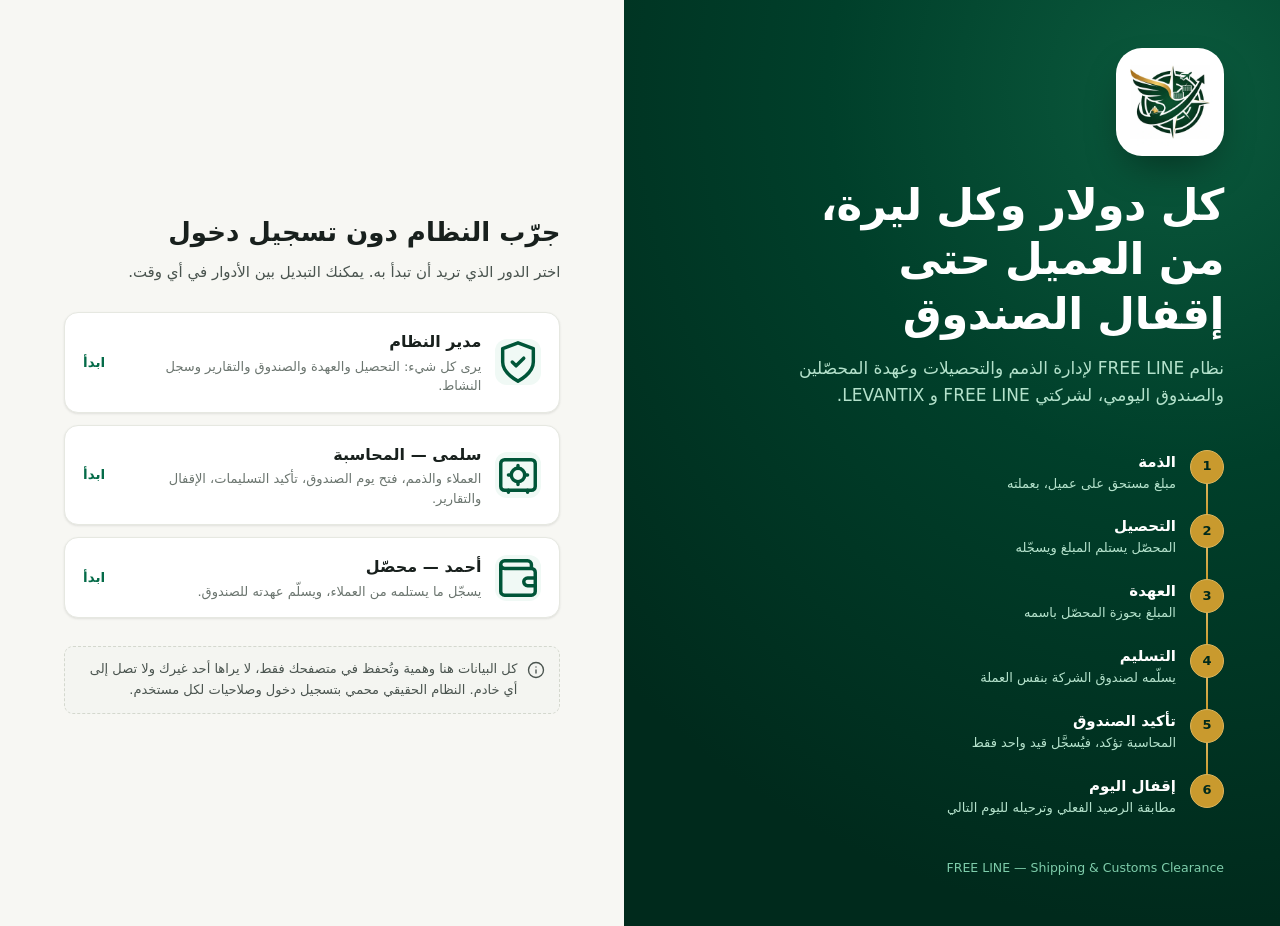
<file: collections-demo/index.html>
<!doctype html>
<html lang="ar" dir="rtl">
<head>
    <meta charset="utf-8">
    <meta name="viewport" content="width=device-width, initial-scale=1">
    <meta name="theme-color" content="#003F2A">
    <meta name="color-scheme" content="light dark">
    <meta name="darkreader-lock">
    <meta name="description" content="نسخة تجريبية تفاعلية من FREE LINE Collections — إدارة الذمم والتحصيلات وعهدة المحصّلين والصندوق اليومي. بيانات وهمية تعمل داخل متصفحك.">
    <title>FREE LINE Collections — نسخة تجريبية</title>
    <link rel="icon" type="image/png" sizes="32x32" href="assets/favicon-32.png">
    <link rel="apple-touch-icon" sizes="180x180" href="assets/favicon-180.png">
    <link rel="preconnect" href="https://fonts.bunny.net">
    <link rel="stylesheet" href="https://fonts.bunny.net/css?family=ibm-plex-sans-arabic:400,500,600,700">
    <link rel="stylesheet" href="assets/app.css?v=2">
</head>
<body>
    <div id="app" aria-live="polite"></div>
    <div id="toasts" class="toasts" role="status" aria-live="polite"></div>
    <dialog id="confirm" class="dialog">
        <form method="dialog">
            <p class="dialog-title">تأكيد العملية</p>
            <p class="dialog-body" id="confirm-body"></p>
            <div class="dialog-actions">
                <button class="btn btn-primary" value="yes" id="confirm-yes">تأكيد</button>
                <button class="btn btn-secondary" value="no">إلغاء</button>
            </div>
        </form>
    </dialog>
    <noscript><p style="padding:2rem">تحتاج هذه النسخة التجريبية إلى تفعيل JavaScript.</p></noscript>
    <script src="assets/app.js?v=2"></script>
</body>
</html>
</file>
<file: collections-demo/assets/app.css>
/* FREE LINE Collections — النسخة التجريبية. نفس رموز الهوية في النظام الحقيقي. */

:root {
    --brand-50: #f0f9f5;
    --brand-100: #dcf1e7;
    --brand-200: #b4e2cc;
    --brand-300: #7ecdab;
    --brand-500: #189a6c;
    --brand-700: #046b48;
    --brand-800: #005538;
    --brand-900: #003f2a;
    --brand-950: #002a1c;
    --gold-100: #faf1df;
    --gold-300: #ebce93;
    --gold-400: #ddb55c;
    --gold-500: #c99a2e;
    --gold-600: #a9811f;

    --canvas: #f7f7f3;
    --surface: #ffffff;
    --subtle: #f4f5f1;
    --line: #e6e8e1;
    --line-strong: #d4d8ce;
    --ink: #18201d;
    --ink-2: #4a544f;
    --ink-3: #6b756f;

    --positive: #0c8259;
    --positive-soft: #e7f5ef;
    --warning: #8c6a1e;
    --warning-soft: #fbf3e2;
    --negative: #b3261e;
    --negative-soft: #fceceb;
    --info: #35606f;
    --info-soft: #eaf2f5;

    --radius: 14px;
    --radius-sm: 9px;
    --shadow: 0 1px 2px rgb(16 24 20 / .04), 0 1px 3px rgb(16 24 20 / .06);
    --shadow-pop: 0 12px 32px -8px rgb(16 24 20 / .22), 0 4px 12px -4px rgb(16 24 20 / .1);
    --font: 'IBM Plex Sans Arabic', ui-sans-serif, system-ui, 'Segoe UI', Tahoma, sans-serif;
    color-scheme: light;
}

/* الوضع الداكن — نفس رموز الوضع الداكن في النظام الحقيقي. */
@media (prefers-color-scheme: dark) {
    :root {
        --brand-50: #12291f;
        --brand-100: #173a2b;
        --gold-100: #33290f;
        --canvas: #0d1411;
        --surface: #141d18;
        --subtle: #1a241f;
        --line: #26312b;
        --line-strong: #33403a;
        --ink: #e9efeb;
        --ink-2: #aab5af;
        --ink-3: #8b9791;
        --positive: #45b389;
        --positive-soft: #123328;
        --warning: #ddb55c;
        --warning-soft: #33290f;
        --negative: #e88079;
        --negative-soft: #381a18;
        --info: #8fbccb;
        --info-soft: #16292f;
        --shadow: 0 1px 2px rgb(0 0 0 / .3);
        --shadow-pop: 0 12px 32px -8px rgb(0 0 0 / .6);
        color-scheme: dark;
    }
}

*, *::before, *::after { box-sizing: border-box; }

html { -webkit-text-size-adjust: 100%; }

body {
    margin: 0;
    font-family: var(--font);
    font-size: 15px;
    line-height: 1.6;
    color: var(--ink);
    background: var(--canvas);
    -webkit-font-smoothing: antialiased;
}

h1, h2, h3, p { margin: 0; }
a { color: var(--brand-700); text-decoration: none; }
a:hover { text-decoration: underline; }
button, input, select, textarea { font: inherit; color: inherit; }
img { max-width: 100%; display: block; }
table { border-collapse: collapse; width: 100%; }
.tnum, td, th, .money { font-variant-numeric: tabular-nums; }

:focus-visible { outline: 2px solid var(--gold-500); outline-offset: 2px; border-radius: 6px; }

.sr-only { position: absolute; width: 1px; height: 1px; overflow: hidden; clip: rect(0 0 0 0); white-space: nowrap; }

/* ============================================================ شاشة الدخول */

.entry {
    min-height: 100vh;
    display: grid;
    grid-template-columns: minmax(0, 1.05fr) minmax(0, 1fr);
}

.entry-brand {
    position: relative;
    overflow: hidden;
    background: radial-gradient(120% 90% at 85% 10%, #0b5a3d 0%, var(--brand-900) 45%, var(--brand-950) 100%);
    color: #fff;
    padding: 48px 56px;
    display: flex;
    flex-direction: column;
    justify-content: space-between;
    gap: 40px;
}

.entry-brand .mark-wrap {
    width: 108px; height: 108px;
    background: #fff;
    border-radius: 26px;
    padding: 10px;
    box-shadow: 0 18px 40px -12px rgb(0 0 0 / .45);
}

.entry-brand h1 {
    font-size: clamp(30px, 3.4vw, 46px);
    line-height: 1.25;
    font-weight: 700;
    letter-spacing: -.01em;
    max-width: 14ch;
}

.entry-brand .lede { color: var(--brand-200); font-size: 17px; max-width: 42ch; margin-top: 14px; }

/* مسار المبلغ الكبير — الحركة الوحيدة التلقائية في الموقع */
.journey { list-style: none; margin: 0; padding: 0; position: relative; display: grid; gap: 0; }
.journey li { position: relative; display: grid; grid-template-columns: 34px 1fr; gap: 14px; padding-bottom: 20px; }
.journey li:last-child { padding-bottom: 0; }
.journey .dot {
    width: 34px; height: 34px; border-radius: 50%;
    display: grid; place-items: center;
    background: rgb(255 255 255 / .06);
    border: 1.5px solid rgb(255 255 255 / .22);
    font-weight: 700; font-size: 13px; color: var(--gold-300);
    position: relative; z-index: 1;
    animation: dot-on .5s ease forwards;
    animation-delay: calc(var(--i) * .38s + .2s);
}
.journey li:not(:last-child)::after {
    content: ""; position: absolute; inset-inline-start: 16px; top: 34px; bottom: 0; width: 2px;
    background: linear-gradient(var(--gold-400), var(--gold-500));
    transform-origin: top; transform: scaleY(0);
    animation: line-draw .38s ease-out forwards;
    animation-delay: calc(var(--i) * .38s + .45s);
}
.journey b { display: block; font-size: 15px; font-weight: 600; }
.journey span { display: block; font-size: 13px; color: var(--brand-200); }

@keyframes dot-on {
    to { background: var(--gold-500); border-color: var(--gold-400); color: var(--brand-950); }
}
@keyframes line-draw { to { transform: scaleY(1); } }

.entry-brand .foot { font-size: 12.5px; color: var(--brand-300); }

.entry-main {
    padding: 48px clamp(20px, 5vw, 64px);
    display: flex; flex-direction: column; justify-content: center; gap: 28px;
    max-width: 640px; width: 100%; justify-self: center;
}
.entry-main h2 { font-size: 26px; font-weight: 700; }
.entry-main .sub { color: var(--ink-2); margin-top: 6px; }

.roles { display: grid; gap: 12px; }
.role {
    display: grid; grid-template-columns: 46px 1fr auto; align-items: center; gap: 14px;
    text-align: start;
    background: var(--surface); border: 1px solid var(--line); border-radius: var(--radius);
    padding: 16px 18px; cursor: pointer; box-shadow: var(--shadow);
    transition: border-color .15s, box-shadow .15s;
}
.role:hover { border-color: var(--brand-300); box-shadow: var(--shadow-pop); }
.role .ico { width: 46px; height: 46px; border-radius: 12px; background: var(--brand-50); color: var(--brand-800); display: grid; place-items: center; }
.role b { display: block; font-size: 16px; }
.role small { display: block; color: var(--ink-3); font-size: 13px; line-height: 1.5; margin-top: 2px; }
.role .go { color: var(--brand-700); font-weight: 600; font-size: 13.5px; white-space: nowrap; }

.note {
    display: flex; gap: 10px; align-items: flex-start;
    font-size: 13px; color: var(--ink-2);
    background: var(--subtle); border: 1px dashed var(--line-strong); border-radius: var(--radius-sm);
    padding: 12px 14px;
}

/* ============================================================ الهيكل */

.shell { min-height: 100vh; display: grid; grid-template-columns: 264px minmax(0, 1fr); }

.side {
    position: sticky; top: 0; height: 100vh;
    background: var(--brand-900); color: #fff;
    display: flex; flex-direction: column;
    padding: 18px 14px;
    overflow-y: auto;
}
.side-brand { display: flex; align-items: center; gap: 10px; padding: 4px 6px 18px; }
.side-brand .logo { width: 42px; height: 42px; background: #fff; border-radius: 11px; padding: 4px; }
.side-brand b { display: block; font-size: 15px; letter-spacing: .02em; }
.side-brand small { display: block; font-size: 11px; color: var(--gold-300); font-weight: 600; letter-spacing: .08em; }

.nav-group { font-size: 12px; color: var(--brand-300); padding: 14px 10px 6px; }
.nav a {
    display: flex; align-items: center; gap: 11px;
    padding: 9px 12px; border-radius: 10px;
    color: rgb(255 255 255 / .86); font-size: 14.5px; font-weight: 500;
}
.nav a:hover { background: rgb(255 255 255 / .07); text-decoration: none; }
.nav a[aria-current="page"] { background: #fff; color: var(--brand-900); font-weight: 600; }
.nav a[aria-current="page"] svg { color: var(--gold-500); }
.nav svg { width: 18px; height: 18px; flex: none; }
.nav .count { margin-inline-start: auto; background: var(--gold-500); color: var(--brand-950); font-size: 11px; font-weight: 700; border-radius: 99px; padding: 0 7px; }

.side-user {
    margin-top: auto; padding: 12px; border-radius: 12px;
    background: rgb(255 255 255 / .06);
    display: grid; gap: 10px;
}
.side-user .who { display: flex; align-items: center; gap: 10px; }
.avatar { width: 36px; height: 36px; border-radius: 10px; background: var(--gold-500); color: var(--brand-950); display: grid; place-items: center; font-weight: 700; flex: none; }
.side-user b { display: block; font-size: 14px; }
.side-user small { display: block; font-size: 12px; color: var(--brand-200); }
.side-user select {
    width: 100%; background: rgb(255 255 255 / .1); color: #fff; border: 1px solid rgb(255 255 255 / .18);
    border-radius: 8px; padding: 6px 8px; font-size: 13px;
}
.side-user select option { color: var(--ink); }
.side-user button { background: none; border: 0; color: var(--brand-200); font-size: 12.5px; cursor: pointer; padding: 0; text-align: start; }
.side-user button:hover { color: #fff; text-decoration: underline; }

.main { min-width: 0; display: flex; flex-direction: column; }
.top {
    position: sticky; top: 0; z-index: 20;
    display: flex; align-items: center; gap: 12px;
    background: rgb(247 247 243 / .9); backdrop-filter: blur(8px);
    border-bottom: 1px solid var(--line);
    padding: 12px 28px;
}
.top .crumb { font-weight: 600; }
.top .clock { margin-inline-start: auto; font-size: 12.5px; color: var(--ink-3); display: flex; gap: 14px; flex-wrap: wrap; justify-content: flex-end; }
.top .clock bdi { color: var(--ink-2); font-weight: 500; }
.menu-btn { display: none; place-items: center; width: 38px; height: 38px; background: var(--surface); border: 1px solid var(--line); border-radius: 10px; cursor: pointer; color: var(--brand-900); flex: none; }
.menu-btn svg { width: 22px; height: 22px; }
.demo-pill { background: var(--gold-100); color: var(--warning); border: 1px solid var(--gold-300); font-size: 12px; font-weight: 600; border-radius: 99px; padding: 2px 10px; white-space: nowrap; }

.content { padding: 26px 28px 80px; max-width: 1400px; width: 100%; display: grid; gap: 22px; }

.page-head { display: flex; flex-wrap: wrap; align-items: center; gap: 14px; }
.page-head .tile { width: 46px; height: 46px; border-radius: 12px; background: var(--brand-900); color: var(--gold-300); display: grid; place-items: center; flex: none; }
.page-head .tile svg { width: 22px; height: 22px; }
.page-head h1 { font-size: 24px; font-weight: 700; line-height: 1.3; }
.page-head p { color: var(--ink-3); font-size: 14px; }
.page-head .actions { margin-inline-start: auto; display: flex; gap: 8px; flex-wrap: wrap; }

/* ============================================================ مكوّنات */

.card { background: var(--surface); border: 1px solid var(--line); border-radius: var(--radius); box-shadow: var(--shadow); min-width: 0; }
.card-head { display: flex; align-items: center; gap: 10px; padding: 14px 18px; border-bottom: 1px solid var(--line); flex-wrap: wrap; }
.card-head h2 { font-size: 16px; font-weight: 600; }
.card-head p { font-size: 12.5px; color: var(--ink-3); flex-basis: 100%; margin-top: -4px; }
.card-head .end { margin-inline-start: auto; display: flex; gap: 8px; }
.card-body { padding: 18px; }

.grid { display: grid; gap: 18px; }
.grid > * { min-width: 0; }
.cols-2 { grid-template-columns: repeat(2, minmax(0, 1fr)); }
.cols-3 { grid-template-columns: repeat(3, minmax(0, 1fr)); }
.cols-4 { grid-template-columns: repeat(4, minmax(0, 1fr)); }
.span-2 { grid-column: span 2; }

.stat { padding: 16px 18px; display: grid; gap: 4px; }
.stat .label { font-size: 13px; color: var(--ink-2); font-weight: 500; }
.stat .value { font-size: 24px; font-weight: 700; }
.stat .hint { font-size: 12px; color: var(--ink-3); }
.stat.accent { border-top: 3px solid var(--gold-500); }

.money { white-space: nowrap; }
.money b { font-weight: 700; }
.money small { font-size: .72em; color: var(--ink-3); font-weight: 600; margin-inline-start: 3px; }
.money.pos b { color: var(--positive); }
.money.neg b { color: var(--negative); }
.money.gold b { color: var(--gold-600); }

.table-wrap { overflow-x: auto; }
.table th {
    text-align: start; font-size: 12.5px; font-weight: 600; color: var(--ink-3);
    background: var(--subtle); padding: 10px 14px; white-space: nowrap; border-bottom: 1px solid var(--line);
}
.table td { padding: 12px 14px; border-bottom: 1px solid var(--line); font-size: 14px; vertical-align: middle; }
.table tr:last-child td { border-bottom: 0; }
.table td.num, .table th.num { text-align: end; }
.table .sub { display: block; font-size: 12px; color: var(--ink-3); }
.table tbody tr:hover { background: #fbfbf8; }

.empty { padding: 36px 18px; text-align: center; color: var(--ink-3); }
.empty b { display: block; color: var(--ink-2); font-size: 15px; margin-bottom: 4px; }

.badge { display: inline-flex; align-items: center; gap: 5px; font-size: 12px; font-weight: 600; border-radius: 99px; padding: 2px 9px; white-space: nowrap; border: 1px solid transparent; }
.badge::before { content: ""; width: 6px; height: 6px; border-radius: 50%; background: currentColor; }
.badge.positive { background: var(--positive-soft); color: var(--positive); }
.badge.warning { background: var(--warning-soft); color: var(--warning); }
.badge.negative { background: var(--negative-soft); color: var(--negative); }
.badge.info { background: var(--info-soft); color: var(--info); }
.badge.neutral { background: var(--subtle); color: var(--ink-2); border-color: var(--line); }
.badge.company { background: var(--brand-50); color: var(--brand-800); }
.badge.company::before { display: none; }

.btn {
    display: inline-flex; align-items: center; justify-content: center; gap: 7px;
    border-radius: 10px; border: 1px solid transparent;
    padding: 8px 16px; font-size: 14px; font-weight: 600; cursor: pointer;
    white-space: nowrap; transition: background .15s, border-color .15s;
}
.btn svg { width: 17px; height: 17px; }
.btn:disabled { opacity: .5; cursor: not-allowed; }
.btn-primary { background: var(--brand-900); color: #fff; }
.btn-primary:hover:not(:disabled) { background: var(--brand-800); }
.btn-gold { background: var(--gold-500); color: var(--brand-950); }
.btn-gold:hover:not(:disabled) { background: var(--gold-400); }
.btn-secondary { background: var(--surface); border-color: var(--line-strong); color: var(--ink); }
.btn-secondary:hover:not(:disabled) { border-color: var(--brand-300); }
.btn-ghost { background: none; color: var(--brand-700); padding-inline: 8px; }
.btn-sm { padding: 5px 11px; font-size: 13px; border-radius: 8px; }
a.btn:hover { text-decoration: none; }

.form { display: grid; gap: 14px 16px; grid-template-columns: repeat(auto-fit, minmax(210px, 1fr)); }
.form .full { grid-column: 1 / -1; }
.field { display: grid; gap: 5px; align-content: start; }
.field label { font-size: 13px; font-weight: 600; color: var(--ink-2); }
.field label .req { color: var(--negative); }
.input {
    width: 100%; background: var(--surface); border: 1px solid var(--line-strong); border-radius: 10px;
    padding: 9px 12px; font-size: 14.5px; min-height: 42px;
}
.input:focus { outline: none; border-color: var(--brand-500); box-shadow: 0 0 0 3px rgb(24 154 108 / .15); }
.input[readonly] { background: var(--subtle); color: var(--ink-2); }
.input.ltr { direction: ltr; text-align: left; }
.field .hint { font-size: 12px; color: var(--ink-3); }
.field .err { font-size: 12.5px; color: var(--negative); font-weight: 500; }
.form-actions { grid-column: 1 / -1; display: flex; gap: 8px; flex-wrap: wrap; }

.alert { display: flex; gap: 10px; align-items: flex-start; border-radius: 12px; padding: 12px 14px; font-size: 14px; border: 1px solid; }
.alert svg { width: 18px; height: 18px; flex: none; margin-top: 2px; }
.alert.info { background: var(--info-soft); color: var(--info); border-color: rgb(53 96 111 / .2); }
.alert.warning { background: var(--warning-soft); color: var(--warning); border-color: rgb(169 129 31 / .25); }
.alert.negative { background: var(--negative-soft); color: var(--negative); border-color: rgb(179 38 30 / .2); }
.alert.positive { background: var(--positive-soft); color: var(--positive); border-color: rgb(12 130 89 / .2); }

.dl { display: grid; grid-template-columns: repeat(auto-fit, minmax(160px, 1fr)); gap: 14px 18px; }
.dl dt { font-size: 12.5px; color: var(--ink-3); }
.dl dd { margin: 2px 0 0; font-weight: 600; }

.filters { display: flex; flex-wrap: wrap; gap: 10px; padding: 14px 18px; border-bottom: 1px solid var(--line); }
.filters .input { width: auto; min-width: 150px; flex: 1 1 150px; min-height: 38px; padding-block: 6px; }
.filters .input[type="search"] { flex: 3 1 240px; }

.tabs { display: flex; gap: 6px; flex-wrap: wrap; }
.tabs a { padding: 7px 14px; border-radius: 10px; font-size: 14px; font-weight: 500; color: var(--ink-2); background: var(--surface); border: 1px solid var(--line); }
.tabs a:hover { text-decoration: none; border-color: var(--brand-300); }
.tabs a[aria-current="page"] { background: var(--brand-900); border-color: var(--brand-900); color: #fff; }

/* ============================================================ مسار المبلغ */

.trail { display: grid; grid-template-columns: repeat(6, minmax(0, 1fr)); padding: 22px 18px 18px; }
.trail .step { position: relative; display: grid; justify-items: center; text-align: center; gap: 8px; padding-inline: 4px; }
.trail .step::before {
    content: ""; position: absolute; top: 15px; inset-inline-start: 50%; width: 100%; height: 3px;
    background: var(--line);
}
.trail .step:last-child::before { display: none; }
.trail .step.done::before { background: var(--gold-500); }
.trail .pin {
    position: relative; z-index: 1; width: 32px; height: 32px; border-radius: 50%;
    display: grid; place-items: center; background: var(--surface); border: 2px solid var(--line-strong);
    color: var(--ink-3); font-size: 13px; font-weight: 700;
}
.trail .step.done .pin { background: var(--gold-500); border-color: var(--gold-500); color: var(--brand-950); }
.trail .step.here .pin { background: var(--brand-900); border-color: var(--brand-900); color: #fff; box-shadow: 0 0 0 5px var(--brand-100); }
.trail .step b { font-size: 13px; font-weight: 600; }
.trail .step span { font-size: 12px; color: var(--ink-3); line-height: 1.4; }
.trail .step.here b { color: var(--brand-900); }

/* ============================================================ دليل التجربة */

.tour {
    position: fixed; inset-inline-end: 20px; bottom: 20px; z-index: 40;
    width: 320px; max-width: calc(100vw - 40px);
    background: var(--surface); border: 1px solid var(--line); border-radius: var(--radius);
    box-shadow: var(--shadow-pop);
}
.tour summary {
    list-style: none; cursor: pointer; display: flex; align-items: center; gap: 10px;
    padding: 12px 14px; font-weight: 600; font-size: 14px;
}
.tour summary::-webkit-details-marker { display: none; }
.tour .bar { flex: 1; height: 6px; background: var(--subtle); border-radius: 99px; overflow: hidden; }
.tour .bar i { display: block; height: 100%; background: var(--gold-500); border-radius: 99px; transition: width .4s ease; }
.tour ol { margin: 0; padding: 4px 14px 14px; list-style: none; display: grid; gap: 8px; counter-reset: s; }
.tour li { counter-increment: s; display: grid; grid-template-columns: 24px 1fr; gap: 8px; font-size: 13.5px; align-items: start; }
.tour li::before {
    content: counter(s); width: 22px; height: 22px; border-radius: 50%; display: grid; place-items: center;
    font-size: 12px; font-weight: 700; background: var(--subtle); color: var(--ink-3); border: 1px solid var(--line-strong);
}
.tour li.ok::before { content: "✓"; background: var(--positive); color: #fff; border-color: var(--positive); }
.tour li.ok span { color: var(--ink-3); text-decoration: line-through; }
.tour li small { display: block; color: var(--ink-3); font-size: 12px; }

/* ============================================================ حوار / تنبيهات */

.dialog { border: 0; border-radius: var(--radius); padding: 0; background: var(--surface); color: var(--ink); width: min(440px, calc(100vw - 32px)); box-shadow: var(--shadow-pop); }
.dialog::backdrop { background: rgb(0 42 28 / .55); }
.dialog form { padding: 22px; display: grid; gap: 12px; }
.dialog-title { font-weight: 700; font-size: 17px; }
.dialog-body { color: var(--ink-2); font-size: 14.5px; }
.dialog-actions { display: flex; gap: 8px; margin-top: 6px; }

.toasts { position: fixed; top: 16px; inset-inline-start: 50%; transform: translateX(50%); z-index: 60; display: grid; gap: 8px; width: min(460px, calc(100vw - 32px)); }
.toast { background: var(--brand-900); color: #fff; border-radius: 12px; padding: 11px 16px; font-size: 14px; box-shadow: var(--shadow-pop); animation: toast-in .25s ease; }
.toast.error { background: var(--negative); }
@keyframes toast-in { from { opacity: 0; transform: translateY(-8px); } }

.muted { color: var(--ink-3); }
.small { font-size: 13px; }
.row { display: flex; gap: 8px; align-items: center; flex-wrap: wrap; }
.between { justify-content: space-between; }
.stack { display: grid; gap: 10px; }

/* ============================================================ الجوال */

@media (max-width: 1100px) {
    .cols-4 { grid-template-columns: repeat(2, minmax(0, 1fr)); }
    .cols-3 { grid-template-columns: repeat(2, minmax(0, 1fr)); }
}

@media (max-width: 900px) {
    .entry { grid-template-columns: 1fr; }
    .entry-brand { padding: 32px 22px; }
    .shell { grid-template-columns: 1fr; }
    .side {
        position: fixed; inset-block: 0; inset-inline-start: 0; width: 280px; z-index: 50;
        transform: translateX(100%); transition: transform .25s ease;
    }
    .shell.nav-open .side { transform: none; box-shadow: var(--shadow-pop); }
    .shell.nav-open::after { content: ""; position: fixed; inset: 0; background: rgb(0 42 28 / .45); z-index: 45; }
    .menu-btn { display: inline-grid; }
    .top { padding: 10px 16px; }
    .top .clock { display: none; }
    .content { padding: 18px 16px 110px; }
    .cols-2, .cols-3 { grid-template-columns: 1fr; }
    .span-2 { grid-column: auto; }
    .trail { grid-template-columns: 1fr; gap: 0; padding: 16px 18px; }
    .trail .step { grid-template-columns: 32px 1fr; justify-items: start; text-align: start; column-gap: 12px; row-gap: 0; padding: 0 0 14px; }
    .trail .step .pin { grid-row: span 2; }
    .trail .step::before { top: 32px; inset-inline-start: 15px; width: 3px; height: 100%; }
    .tour { inset-inline: 12px; width: auto; bottom: 12px; }
}

@media (max-width: 560px) {
    .cols-4 { grid-template-columns: 1fr; }
    .page-head h1 { font-size: 20px; }
    .role { grid-template-columns: 42px 1fr; }
    .role .go { display: none; }
}

/* مكوّنات الوضع الداكن — في آخر الملف لتتغلب على القواعد الأساسية بنفس الخصوصية. */
@media (prefers-color-scheme: dark) {
    a { color: var(--brand-300); }
    .top { background: rgb(13 20 17 / .9); }
    .side { background: var(--brand-950); border-inline-end: 1px solid var(--line); }
    .btn-primary, .tabs a[aria-current="page"] { background: var(--brand-700); border-color: var(--brand-700); }
    .btn-primary:hover:not(:disabled) { background: var(--brand-500); }
    .role .ico, .badge.company { color: var(--brand-300); }
    .money.gold b { color: var(--gold-400); }
    .table tbody tr:hover { background: #18221d; }
    .demo-pill { color: var(--gold-300); border-color: var(--gold-600); }
    .role:hover { border-color: var(--brand-700); }
    .nav a[aria-current="page"] { color: var(--brand-900); }
}

@media (prefers-reduced-motion: reduce) {
    *, *::before, *::after { animation-duration: .001ms !important; animation-delay: 0s !important; transition: none !important; }
}
</file>
